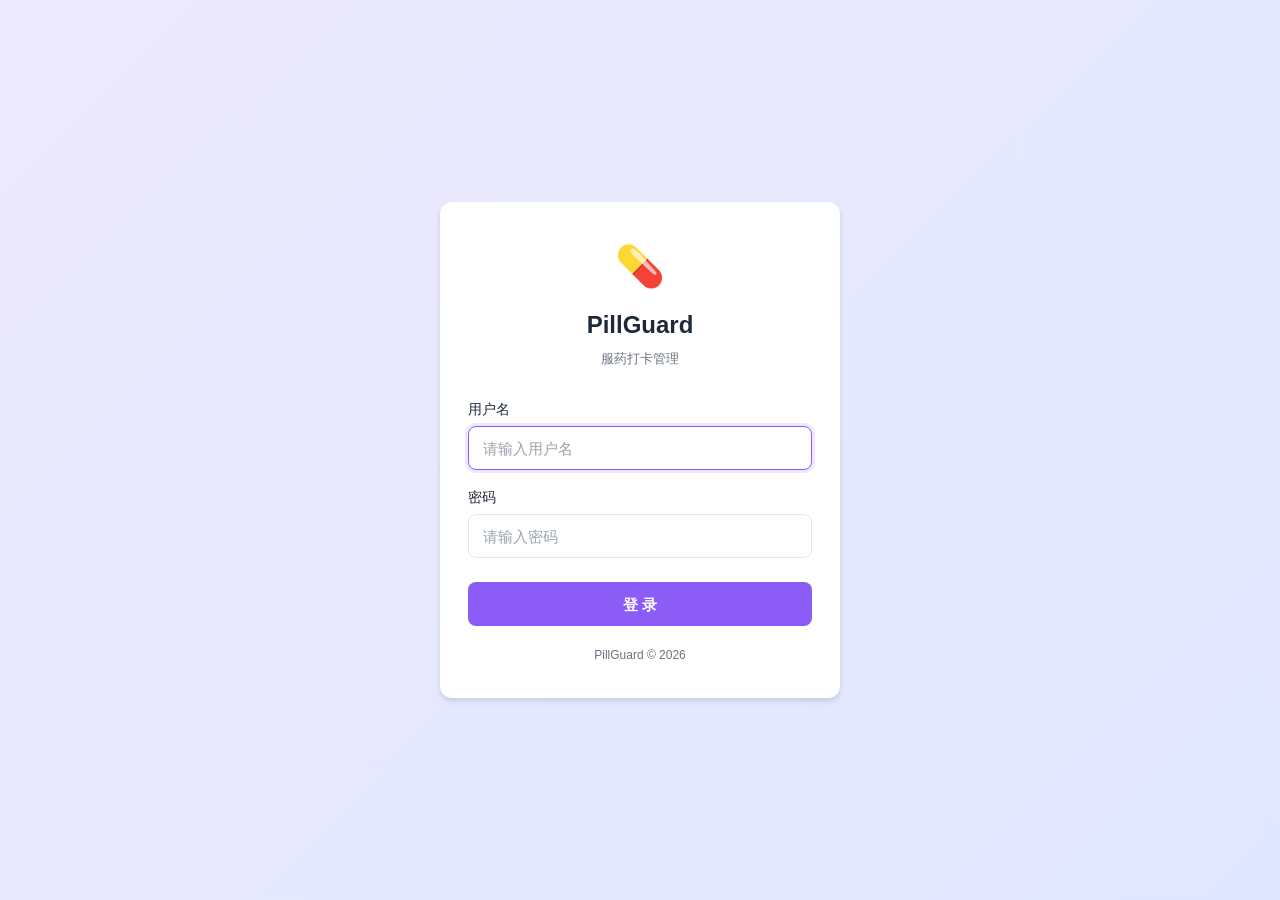
<file: web/pillguard/login/index.html>
<!DOCTYPE html>
<html lang="zh-CN">
<head>
    <meta charset="UTF-8">
    <meta name="viewport" content="width=device-width, initial-scale=1.0, viewport-fit=cover">
    <title>PillGuard — 登录</title>
    <link rel="stylesheet" href="../css/style.css">
    <style>
        /* Additional login-specific overrides if needed */
    </style>
</head>
<body class="login-page">
    <div class="login-card">
        <div class="login-logo">
            <div class="icon">💊</div>
            <h1>PillGuard</h1>
            <p>服药打卡管理</p>
        </div>

        <div id="login-error" class="login-error"></div>

        <form id="login-form" class="login-form" novalidate>
            <div class="form-group">
                <label class="form-label" for="username">用户名</label>
                <input
                    class="form-input"
                    type="text"
                    id="username"
                    name="username"
                    placeholder="请输入用户名"
                    autocomplete="username"
                    required
                    autofocus
                >
            </div>

            <div class="form-group">
                <label class="form-label" for="password">密码</label>
                <input
                    class="form-input"
                    type="password"
                    id="password"
                    name="password"
                    placeholder="请输入密码"
                    autocomplete="current-password"
                    required
                >
            </div>

            <button type="submit" class="btn btn-primary" id="login-btn">
                登 录
            </button>
        </form>

        <div class="login-footer">
            PillGuard &copy; 2026
        </div>
    </div>

    <script>
        const form = document.getElementById('login-form');
        const btn = document.getElementById('login-btn');
        const errorEl = document.getElementById('login-error');
        const usernameInput = document.getElementById('username');
        const passwordInput = document.getElementById('password');

        function showError(msg) {
            errorEl.textContent = msg;
            errorEl.classList.add('show');
        }

        function hideError() {
            errorEl.textContent = '';
            errorEl.classList.remove('show');
        }

        function setLoading(loading) {
            if (loading) {
                btn.disabled = true;
                btn.innerHTML = '<span class="spinner"></span>登录中...';
            } else {
                btn.disabled = false;
                btn.innerHTML = '登 录';
            }
        }

        form.addEventListener('submit', async (e) => {
            e.preventDefault();
            hideError();

            const username = usernameInput.value.trim();
            const password = passwordInput.value;

            if (!username || !password) {
                showError('请输入用户名和密码');
                return;
            }

            setLoading(true);

            try {
                const resp = await fetch('/pillguard/api/auth/login', {
                    method: 'POST',
                    headers: { 'Content-Type': 'application/json' },
                    body: JSON.stringify({ username, password }),
                });

                const data = await resp.json();

                if (!resp.ok || !data.success) {
                    throw new Error(data.message || '登录失败');
                }

                // Save auth
                localStorage.setItem('pillguard_token', data.token);
                localStorage.setItem('pillguard_userId', data.userId);

                // Redirect to dashboard
                window.location.href = '/pillguard/';

            } catch (err) {
                showError(err.message || '无法连接到服务器');
            } finally {
                setLoading(false);
            }
        });

        // If already logged in, redirect to dashboard
        if (localStorage.getItem('pillguard_token')) {
            window.location.href = '/pillguard/';
        }
    </script>
</body>
</html>
</file>
<file: web/pillguard/css/style.css>
/* ============================================================
   PillGuard Web Frontend — Shared Styles
   Mobile-first responsive design
   ============================================================ */

/* --- CSS Custom Properties --- */
:root {
    /* Colors */
    --color-bg: #F3F4F6;
    --color-surface: #FFFFFF;
    --color-text: #1F2937;
    --color-text-secondary: #6B7280;
    --color-border: #E5E7EB;
    --color-primary: #8B5CF6;
    --color-primary-hover: #7C3AED;
    --color-primary-light: #EDE9FE;

    /* Status colors */
    --color-normal: #22C55E;
    --color-normal-bg: #F0FDF4;
    --color-duplicate: #8B5CF6;
    --color-duplicate-bg: #F5F3FF;
    --color-missed: #EF4444;
    --color-missed-bg: #FEF2F2;
    --color-no-data: #D1D5DB;

    /* Feedback colors */
    --color-error: #EF4444;
    --color-error-bg: #FEF2F2;
    --color-success: #22C55E;
    --color-success-bg: #F0FDF4;

    /* Sizing */
    --radius: 12px;
    --radius-sm: 8px;
    --shadow: 0 1px 3px rgba(0, 0, 0, 0.1), 0 1px 2px rgba(0, 0, 0, 0.06);
    --shadow-md: 0 4px 6px rgba(0, 0, 0, 0.07), 0 2px 4px rgba(0, 0, 0, 0.06);
    --max-width: 960px;

    /* Transitions */
    --transition: 0.2s ease;
}

/* --- Reset & Base --- */
*, *::before, *::after {
    box-sizing: border-box;
    margin: 0;
    padding: 0;
}

html {
    font-size: 16px;
    -webkit-text-size-adjust: 100%;
}

body {
    font-family: -apple-system, BlinkMacSystemFont, "Segoe UI", Roboto, "Helvetica Neue", Arial, "Noto Sans SC", sans-serif;
    color: var(--color-text);
    background: var(--color-bg);
    line-height: 1.6;
    min-height: 100vh;
    -webkit-font-smoothing: antialiased;
}

a {
    color: var(--color-primary);
    text-decoration: none;
}

/* --- Utility: Loading Spinner --- */
.spinner {
    display: inline-block;
    width: 20px;
    height: 20px;
    border: 2px solid rgba(255, 255, 255, 0.3);
    border-top-color: #FFFFFF;
    border-radius: 50%;
    animation: spin 0.6s linear infinite;
    vertical-align: middle;
    margin-right: 6px;
}

.spinner-dark {
    border-color: rgba(0, 0, 0, 0.1);
    border-top-color: var(--color-primary);
}

@keyframes spin {
    to { transform: rotate(360deg); }
}

/* --- Utility: Toast / Alert Banner --- */
.toast {
    position: fixed;
    top: 16px;
    left: 50%;
    transform: translateX(-50%);
    padding: 12px 20px;
    border-radius: var(--radius-sm);
    font-size: 0.875rem;
    font-weight: 500;
    z-index: 1000;
    max-width: 90vw;
    text-align: center;
    box-shadow: var(--shadow-md);
    animation: toastIn 0.3s ease;
    pointer-events: none;
}

.toast-error {
    background: var(--color-error-bg);
    color: var(--color-error);
    border: 1px solid #FECACA;
}

.toast-success {
    background: var(--color-success-bg);
    color: #166534;
    border: 1px solid #BBF7D0;
}

.toast-info {
    background: #EFF6FF;
    color: #1E40AF;
    border: 1px solid #BFDBFE;
}

@keyframes toastIn {
    from { opacity: 0; transform: translateX(-50%) translateY(-12px); }
    to { opacity: 1; transform: translateX(-50%) translateY(0); }
}

/* --- Utility: Loading Overlay --- */
.loading-overlay {
    position: fixed;
    inset: 0;
    background: rgba(255, 255, 255, 0.6);
    display: flex;
    align-items: center;
    justify-content: center;
    z-index: 999;
}

.loading-overlay .spinner {
    width: 36px;
    height: 36px;
}

/* --- Buttons --- */
.btn {
    display: inline-flex;
    align-items: center;
    justify-content: center;
    gap: 6px;
    padding: 12px 24px;
    border: none;
    border-radius: var(--radius-sm);
    font-size: 0.938rem;
    font-weight: 600;
    cursor: pointer;
    transition: all var(--transition);
    min-height: 44px;
    white-space: nowrap;
    line-height: 1;
}

.btn-primary {
    background: var(--color-primary);
    color: #FFFFFF;
}

.btn-primary:hover {
    background: var(--color-primary-hover);
}

.btn-primary:disabled {
    opacity: 0.6;
    cursor: not-allowed;
}

.btn-outline {
    background: transparent;
    color: var(--color-text-secondary);
    border: 1px solid var(--color-border);
}

.btn-outline:hover {
    background: var(--color-bg);
    border-color: #D1D5DB;
}

.btn-sm {
    padding: 6px 12px;
    font-size: 0.813rem;
    min-height: 36px;
}

.btn-icon {
    width: 44px;
    height: 44px;
    padding: 0;
    border-radius: var(--radius-sm);
    background: transparent;
    border: 1px solid var(--color-border);
    cursor: pointer;
    display: inline-flex;
    align-items: center;
    justify-content: center;
    transition: all var(--transition);
    font-size: 1.125rem;
    color: var(--color-text-secondary);
}

.btn-icon:hover {
    background: var(--color-bg);
    border-color: #D1D5DB;
}

/* --- Form Elements --- */
.form-group {
    margin-bottom: 16px;
}

.form-label {
    display: block;
    font-size: 0.875rem;
    font-weight: 500;
    color: var(--color-text);
    margin-bottom: 6px;
}

.form-input {
    width: 100%;
    padding: 12px 14px;
    border: 1px solid var(--color-border);
    border-radius: var(--radius-sm);
    font-size: 0.938rem;
    color: var(--color-text);
    background: var(--color-surface);
    transition: border-color var(--transition);
    min-height: 44px;
    -webkit-appearance: none;
}

.form-input:focus {
    outline: none;
    border-color: var(--color-primary);
    box-shadow: 0 0 0 3px rgba(139, 92, 246, 0.15);
}

.form-input::placeholder {
    color: #9CA3AF;
}

.form-select {
    width: 100%;
    padding: 10px 14px;
    border: 1px solid var(--color-border);
    border-radius: var(--radius-sm);
    font-size: 0.875rem;
    color: var(--color-text);
    background: var(--color-surface);
    min-height: 40px;
    cursor: pointer;
    -webkit-appearance: none;
    appearance: none;
    background-image: url("data:image/svg+xml,%3Csvg xmlns='http://www.w3.org/2000/svg' width='12' height='12' viewBox='0 0 12 12'%3E%3Cpath fill='%236B7280' d='M6 8L1 3h10z'/%3E%3C/svg%3E");
    background-repeat: no-repeat;
    background-position: right 12px center;
    padding-right: 32px;
}

.form-select:focus {
    outline: none;
    border-color: var(--color-primary);
    box-shadow: 0 0 0 3px rgba(139, 92, 246, 0.15);
}

/* ============================================================
   Login Page Specific
   ============================================================ */
.login-page {
    display: flex;
    align-items: center;
    justify-content: center;
    min-height: 100vh;
    padding: 20px;
    background: linear-gradient(135deg, #EDE9FE 0%, #E0E7FF 100%);
}

.login-card {
    width: 100%;
    max-width: 400px;
    background: var(--color-surface);
    border-radius: var(--radius);
    box-shadow: var(--shadow-md);
    padding: 32px 28px;
}

.login-logo {
    text-align: center;
    margin-bottom: 28px;
}

.login-logo .icon {
    font-size: 2.5rem;
    margin-bottom: 8px;
}

.login-logo h1 {
    font-size: 1.5rem;
    font-weight: 700;
    color: var(--color-text);
}

.login-logo p {
    font-size: 0.813rem;
    color: var(--color-text-secondary);
    margin-top: 4px;
}

.login-error {
    background: var(--color-error-bg);
    color: var(--color-error);
    border: 1px solid #FECACA;
    padding: 10px 14px;
    border-radius: var(--radius-sm);
    font-size: 0.875rem;
    margin-bottom: 16px;
    display: none;
    text-align: center;
}

.login-error.show {
    display: block;
}

.login-form .btn {
    width: 100%;
    margin-top: 8px;
}

.login-footer {
    text-align: center;
    margin-top: 20px;
    font-size: 0.75rem;
    color: var(--color-text-secondary);
}

/* ============================================================
   Control Page (Dashboard) Specific
   ============================================================ */

/* --- Top Nav --- */
.navbar {
    background: var(--color-surface);
    border-bottom: 1px solid var(--color-border);
    padding: 0 16px;
    height: 56px;
    display: flex;
    align-items: center;
    justify-content: space-between;
    position: sticky;
    top: 0;
    z-index: 100;
}

.navbar-brand {
    display: flex;
    align-items: center;
    gap: 8px;
    font-weight: 700;
    font-size: 1.125rem;
    color: var(--color-text);
}

.navbar-brand .icon {
    font-size: 1.375rem;
}

.navbar-right {
    display: flex;
    align-items: center;
    gap: 12px;
}

.status-dot {
    width: 10px;
    height: 10px;
    border-radius: 50%;
    background: var(--color-success);
    flex-shrink: 0;
}

.status-dot.offline {
    background: var(--color-error);
}

.status-text {
    font-size: 0.75rem;
    color: var(--color-text-secondary);
}

/* ============================================================
   Today Banner
   ============================================================ */
.today-banner {
    background: var(--color-surface);
    border-bottom: 1px solid var(--color-border);
    padding: 14px 16px;
    display: flex;
    flex-wrap: wrap;
    align-items: center;
    gap: 12px;
}

.today-banner-date {
    font-weight: 700;
    font-size: 0.938rem;
    color: var(--color-text);
    white-space: nowrap;
}

.today-banner-slots {
    display: flex;
    gap: 12px;
    flex: 1;
    justify-content: flex-end;
}

.banner-slot {
    display: flex;
    align-items: center;
    gap: 6px;
    padding: 6px 12px;
    border-radius: 20px;
    background: var(--color-bg);
    font-size: 0.813rem;
}

.banner-slot-icon {
    font-size: 1rem;
}

.banner-slot-label {
    color: var(--color-text-secondary);
    font-weight: 500;
}

.banner-slot-status {
    font-weight: 600;
    font-size: 0.813rem;
    padding: 2px 8px;
    border-radius: 12px;
}

.banner-slot-status.normal {
    background: var(--color-normal-bg);
    color: #166534;
}

.banner-slot-status.duplicate {
    background: var(--color-duplicate-bg);
    color: #6D28D9;
}

.banner-slot-status.missed {
    background: var(--color-missed-bg);
    color: #991B1B;
}

/* --- Stats Bar --- */
.stats-bar {
    padding: 10px 16px;
    display: flex;
    flex-wrap: wrap;
    align-items: center;
    gap: 10px;
    border-bottom: 1px solid var(--color-border);
    background: var(--color-surface);
}

.stats-items {
    display: flex;
    gap: 16px;
    flex: 1;
}

.stat-item {
    display: flex;
    flex-direction: column;
    align-items: center;
    min-width: 60px;
}

.stat-value {
    font-weight: 700;
    font-size: 1.125rem;
    color: var(--color-primary);
    line-height: 1.2;
}

.stat-label {
    font-size: 0.688rem;
    color: var(--color-text-secondary);
    white-space: nowrap;
}

/* --- Filter Bar --- */
.filter-bar {
    padding: 12px 16px;
    display: flex;
    flex-wrap: wrap;
    gap: 8px;
    align-items: center;
}

.month-nav {
    display: flex;
    align-items: center;
    gap: 4px;
}

.month-label {
    font-weight: 600;
    font-size: 0.938rem;
    min-width: 100px;
    text-align: center;
    color: var(--color-text);
}

.filter-selects {
    display: flex;
    gap: 8px;
    flex: 1;
    justify-content: flex-end;
}

.filter-selects .form-select {
    width: auto;
    min-width: 90px;
}

/* --- Calendar Grid --- */
.calendar-container {
    padding: 0 16px 24px;
    max-width: var(--max-width);
    margin: 0 auto;
}

.calendar-header {
    display: grid;
    grid-template-columns: repeat(7, 1fr);
    gap: 2px;
    margin-bottom: 2px;
}

.calendar-header .day-name {
    text-align: center;
    font-size: 0.75rem;
    font-weight: 600;
    color: var(--color-text-secondary);
    padding: 8px 0;
    text-transform: uppercase;
}

.calendar-grid {
    display: grid;
    grid-template-columns: repeat(7, 1fr);
    gap: 2px;
}

.calendar-cell {
    aspect-ratio: 1;
    border-radius: var(--radius-sm);
    padding: 4px;
    cursor: pointer;
    transition: background var(--transition);
    position: relative;
    display: flex;
    flex-direction: column;
    align-items: center;
    justify-content: flex-start;
    min-width: 40px;
    background: var(--color-surface);
    border: 1px solid transparent;
}

.calendar-cell:hover {
    background: var(--color-primary-light);
}

.calendar-cell.empty {
    cursor: default;
    background: transparent;
}

.calendar-cell.empty:hover {
    background: transparent;
}

.calendar-cell.today {
    border-color: var(--color-primary);
    background: var(--color-primary-light);
}

.calendar-cell.selected {
    border-color: var(--color-primary);
    box-shadow: 0 0 0 2px rgba(139, 92, 246, 0.25);
}

.calendar-cell .date-num {
    font-size: 0.813rem;
    font-weight: 500;
    color: var(--color-text);
    line-height: 1;
    margin-top: 2px;
}

.calendar-cell.other-month .date-num {
    color: var(--color-no-data);
}

.calendar-cell .dots-row {
    display: flex;
    gap: 4px;
    margin-top: 4px;
}

.calendar-cell .dot {
    width: 8px;
    height: 8px;
    border-radius: 50%;
    flex-shrink: 0;
}

.dot.morning {}
.dot.evening {}

.dot.normal { background: var(--color-normal); }
.dot.duplicate { background: var(--color-duplicate); }
.dot.missed { background: var(--color-missed); }
.dot.no-data { background: var(--color-no-data); }

/* --- Day Detail Panel --- */
.detail-panel {
    background: var(--color-surface);
    border-radius: var(--radius);
    box-shadow: var(--shadow);
    padding: 20px;
    margin: 0 16px 16px;
    max-width: var(--max-width);
    margin-left: auto;
    margin-right: auto;
    display: none;
}

.detail-panel.show {
    display: block;
}

.detail-panel .detail-header {
    display: flex;
    align-items: center;
    justify-content: space-between;
    margin-bottom: 16px;
}

.detail-panel .detail-date {
    font-weight: 700;
    font-size: 1.063rem;
    color: var(--color-text);
}

.detail-panel .detail-close {
    width: 36px;
    height: 36px;
    border: none;
    background: transparent;
    cursor: pointer;
    border-radius: 50%;
    display: flex;
    align-items: center;
    justify-content: center;
    font-size: 1.25rem;
    color: var(--color-text-secondary);
    transition: background var(--transition);
}

.detail-panel .detail-close:hover {
    background: var(--color-bg);
}

.detail-slots {
    display: flex;
    flex-direction: column;
    gap: 12px;
}

.detail-slot {
    display: flex;
    align-items: center;
    gap: 12px;
    padding: 14px;
    border-radius: var(--radius-sm);
    background: var(--color-bg);
}

.detail-slot .slot-icon {
    font-size: 1.5rem;
    flex-shrink: 0;
}

.detail-slot .slot-info {
    flex: 1;
}

.detail-slot .slot-label {
    font-size: 0.813rem;
    color: var(--color-text-secondary);
}

.detail-slot .slot-time {
    font-weight: 600;
    font-size: 0.938rem;
    color: var(--color-text);
}

.detail-slot .slot-status {
    font-size: 0.75rem;
    font-weight: 600;
    padding: 2px 8px;
    border-radius: 12px;
    display: inline-block;
}

.detail-slot .slot-status.normal {
    background: var(--color-normal-bg);
    color: #166534;
}

.detail-slot .slot-status.duplicate {
    background: var(--color-duplicate-bg);
    color: #6D28D9;
}

.detail-slot .slot-status.missed {
    background: var(--color-missed-bg);
    color: #991B1B;
}

/* --- Empty State --- */
.empty-state {
    text-align: center;
    padding: 48px 20px;
    color: var(--color-text-secondary);
}

.empty-state .icon {
    font-size: 3rem;
    margin-bottom: 12px;
}

.empty-state p {
    font-size: 0.938rem;
}

/* ============================================================
   Photo Gallery Panel
   ============================================================ */
.gallery-panel {
    background: var(--color-surface);
    border-radius: var(--radius);
    box-shadow: var(--shadow);
    padding: 20px;
    margin: 0 16px 24px;
    max-width: var(--max-width);
    margin-left: auto;
    margin-right: auto;
    display: none;
}

.gallery-panel.show {
    display: block;
}

.gallery-header {
    display: flex;
    align-items: center;
    justify-content: space-between;
    margin-bottom: 8px;
}

.gallery-title {
    font-size: 1.063rem;
    font-weight: 700;
    color: var(--color-text);
}

.gallery-hint {
    font-size: 0.75rem;
    color: var(--color-text-secondary);
    margin-bottom: 16px;
}

.photo-grid {
    display: grid;
    grid-template-columns: repeat(2, 1fr);
    gap: 10px;
}

.photo-thumb {
    position: relative;
    border-radius: var(--radius-sm);
    overflow: hidden;
    cursor: pointer;
    background: var(--color-bg);
    aspect-ratio: 1;
    transition: transform var(--transition), box-shadow var(--transition);
}

.photo-thumb:hover {
    transform: scale(1.02);
    box-shadow: var(--shadow-md);
}

.photo-thumb img {
    width: 100%;
    height: 100%;
    object-fit: cover;
    display: block;
}

.photo-thumb-label {
    position: absolute;
    bottom: 0;
    left: 0;
    right: 0;
    padding: 6px 8px;
    background: linear-gradient(transparent, rgba(0,0,0,0.65));
    color: #FFFFFF;
    font-size: 0.75rem;
    font-weight: 500;
}

/* ============================================================
   Lightbox (full-size photo viewer)
   ============================================================ */
.lightbox {
    position: fixed;
    inset: 0;
    background: rgba(0, 0, 0, 0.92);
    z-index: 2000;
    display: flex;
    align-items: center;
    justify-content: center;
    visibility: hidden;
    opacity: 0;
    transition: opacity 0.25s ease, visibility 0.25s ease;
}

.lightbox.show {
    visibility: visible;
    opacity: 1;
}

.lightbox-img {
    max-width: 90vw;
    max-height: 85vh;
    object-fit: contain;
    border-radius: 4px;
    user-select: none;
    -webkit-user-select: none;
}

.lightbox-close {
    position: absolute;
    top: 16px;
    right: 16px;
    width: 44px;
    height: 44px;
    border: none;
    background: rgba(255,255,255,0.15);
    color: #FFFFFF;
    font-size: 1.5rem;
    border-radius: 50%;
    cursor: pointer;
    display: flex;
    align-items: center;
    justify-content: center;
    transition: background var(--transition);
    z-index: 10;
}

.lightbox-close:hover {
    background: rgba(255,255,255,0.3);
}

.lightbox-prev,
.lightbox-next {
    position: absolute;
    top: 50%;
    transform: translateY(-50%);
    width: 48px;
    height: 48px;
    border: none;
    background: rgba(255,255,255,0.15);
    color: #FFFFFF;
    font-size: 2rem;
    border-radius: 50%;
    cursor: pointer;
    display: flex;
    align-items: center;
    justify-content: center;
    transition: background var(--transition);
    z-index: 10;
    line-height: 1;
}

.lightbox-prev { left: 12px; }
.lightbox-next { right: 12px; }

.lightbox-prev:hover,
.lightbox-next:hover {
    background: rgba(255,255,255,0.3);
}

.lightbox-info {
    position: absolute;
    bottom: 16px;
    left: 50%;
    transform: translateX(-50%);
    color: rgba(255,255,255,0.8);
    font-size: 0.875rem;
    font-weight: 500;
    background: rgba(0,0,0,0.5);
    padding: 6px 16px;
    border-radius: 20px;
}

/* ============================================================
   Future Date Cell
   ============================================================ */
.calendar-cell.future {
    cursor: default;
    background: var(--color-surface);
    opacity: 0.55;
}

.calendar-cell.future:hover {
    background: var(--color-surface);
}

.calendar-cell.future .date-num {
    margin-top: auto;
    margin-bottom: auto;
}

/* ============================================================
   Responsive: Tablet & Desktop
   ============================================================ */
@media (min-width: 768px) {
    .calendar-cell {
        padding: 6px;
    }

    .calendar-cell .date-num {
        font-size: 0.938rem;
    }

    .calendar-cell .dot {
        width: 10px;
        height: 10px;
    }

    .today-banner {
        padding: 16px 24px;
    }

    .today-banner-date {
        font-size: 1rem;
    }

    .banner-slot {
        padding: 8px 16px;
        font-size: 0.875rem;
    }

    .stats-bar {
        padding: 12px 24px;
    }

    .stat-value {
        font-size: 1.25rem;
    }

    .filter-bar {
        padding: 16px 24px;
    }

    .filter-selects .form-select {
        min-width: 110px;
    }

    .calendar-container {
        padding: 0 24px 24px;
    }

    .detail-panel,
    .gallery-panel {
        margin: 0 24px 16px;
    }

    .month-label {
        font-size: 1.063rem;
        min-width: 140px;
    }

    .photo-grid {
        grid-template-columns: repeat(3, 1fr);
    }

    .lightbox-prev { left: 24px; }
    .lightbox-next { right: 24px; }
}

@media (min-width: 1024px) {
    .calendar-container,
    .detail-panel,
    .gallery-panel {
        margin-left: auto;
        margin-right: auto;
    }

    .calendar-cell .date-num {
        font-size: 1rem;
    }

    .calendar-cell .dots-row {
        gap: 6px;
    }

    .calendar-cell .dot {
        width: 12px;
        height: 12px;
    }

    .photo-grid {
        grid-template-columns: repeat(4, 1fr);
    }
}

/* ============================================================
   Print hidden
   ============================================================ */
@media print {
    .navbar, .filter-bar, .btn, .detail-close {
        display: none !important;
    }
}
</file>
